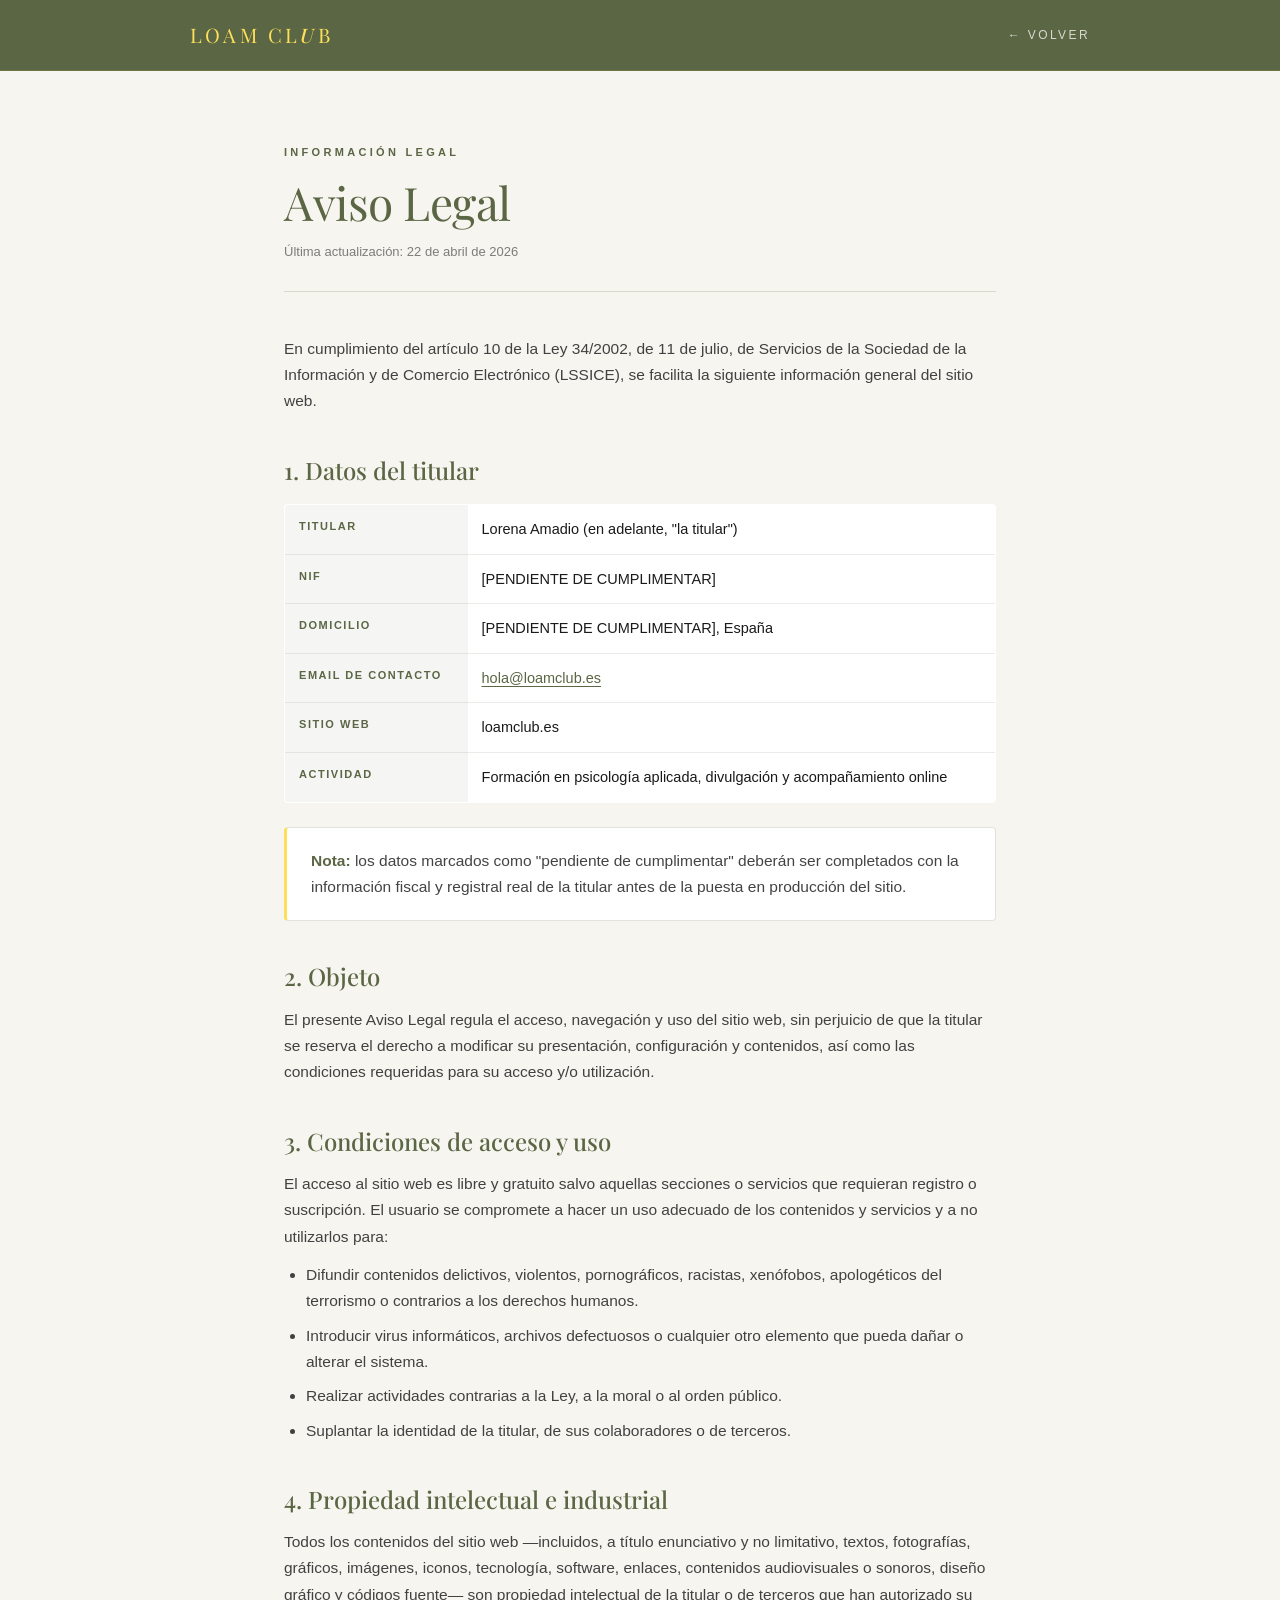
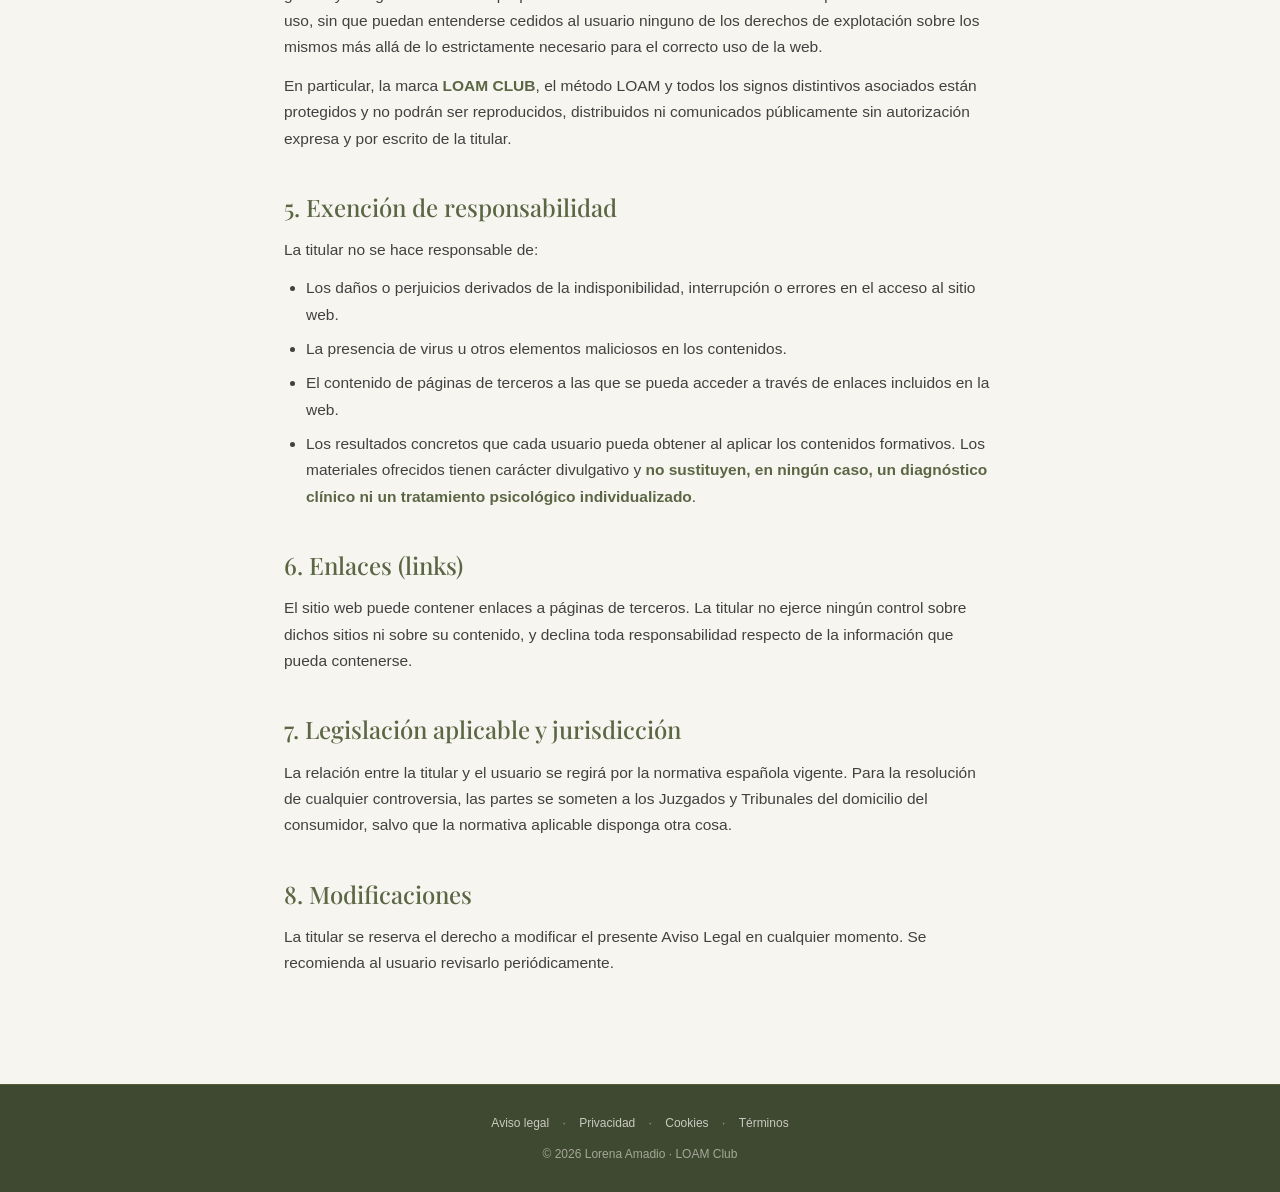
<file: legal/aviso-legal.html>
<!DOCTYPE html>
<html lang="es">
<head>
  <meta charset="UTF-8" />
  <meta name="viewport" content="width=device-width, initial-scale=1.0" />
  <title>Aviso Legal · LOAM Club</title>
  <meta name="robots" content="index, follow" />
  <link rel="preconnect" href="https://fonts.googleapis.com">
  <link rel="preconnect" href="https://fonts.gstatic.com" crossorigin>
  <link href="https://fonts.googleapis.com/css2?family=Playfair+Display:ital,wght@0,400;0,500;0,600;1,400;1,500&display=swap" rel="stylesheet" />
  <link rel="stylesheet" href="_shared.css" />
</head>
<body>

  <nav class="legal-nav">
    <div class="legal-nav-inner">
      <a href="../index.html" class="legal-logo">LOAM CL<em>U</em>B</a>
      <a href="../index.html" class="legal-back">← Volver</a>
    </div>
  </nav>

  <main class="legal-wrap">
    <div class="legal-overline">Información legal</div>
    <h1 class="legal-title">Aviso Legal</h1>
    <div class="legal-updated">Última actualización: 22 de abril de 2026</div>

    <p>En cumplimiento del artículo 10 de la Ley 34/2002, de 11 de julio, de Servicios de la Sociedad de la Información y de Comercio Electrónico (LSSICE), se facilita la siguiente información general del sitio web.</p>

    <h2>1. Datos del titular</h2>
    <table class="legal-table">
      <tr><th>Titular</th><td>Lorena Amadio (en adelante, "la titular")</td></tr>
      <tr><th>NIF</th><td>[PENDIENTE DE CUMPLIMENTAR]</td></tr>
      <tr><th>Domicilio</th><td>[PENDIENTE DE CUMPLIMENTAR], España</td></tr>
      <tr><th>Email de contacto</th><td><a href="mailto:hola@loamclub.es">hola@loamclub.es</a></td></tr>
      <tr><th>Sitio web</th><td>loamclub.es</td></tr>
      <tr><th>Actividad</th><td>Formación en psicología aplicada, divulgación y acompañamiento online</td></tr>
    </table>

    <div class="legal-box">
      <p><strong>Nota:</strong> los datos marcados como "pendiente de cumplimentar" deberán ser completados con la información fiscal y registral real de la titular antes de la puesta en producción del sitio.</p>
    </div>

    <h2>2. Objeto</h2>
    <p>El presente Aviso Legal regula el acceso, navegación y uso del sitio web, sin perjuicio de que la titular se reserva el derecho a modificar su presentación, configuración y contenidos, así como las condiciones requeridas para su acceso y/o utilización.</p>

    <h2>3. Condiciones de acceso y uso</h2>
    <p>El acceso al sitio web es libre y gratuito salvo aquellas secciones o servicios que requieran registro o suscripción. El usuario se compromete a hacer un uso adecuado de los contenidos y servicios y a no utilizarlos para:</p>
    <ul>
      <li>Difundir contenidos delictivos, violentos, pornográficos, racistas, xenófobos, apologéticos del terrorismo o contrarios a los derechos humanos.</li>
      <li>Introducir virus informáticos, archivos defectuosos o cualquier otro elemento que pueda dañar o alterar el sistema.</li>
      <li>Realizar actividades contrarias a la Ley, a la moral o al orden público.</li>
      <li>Suplantar la identidad de la titular, de sus colaboradores o de terceros.</li>
    </ul>

    <h2>4. Propiedad intelectual e industrial</h2>
    <p>Todos los contenidos del sitio web —incluidos, a título enunciativo y no limitativo, textos, fotografías, gráficos, imágenes, iconos, tecnología, software, enlaces, contenidos audiovisuales o sonoros, diseño gráfico y códigos fuente— son propiedad intelectual de la titular o de terceros que han autorizado su uso, sin que puedan entenderse cedidos al usuario ninguno de los derechos de explotación sobre los mismos más allá de lo estrictamente necesario para el correcto uso de la web.</p>
    <p>En particular, la marca <strong>LOAM CLUB</strong>, el método LOAM y todos los signos distintivos asociados están protegidos y no podrán ser reproducidos, distribuidos ni comunicados públicamente sin autorización expresa y por escrito de la titular.</p>

    <h2>5. Exención de responsabilidad</h2>
    <p>La titular no se hace responsable de:</p>
    <ul>
      <li>Los daños o perjuicios derivados de la indisponibilidad, interrupción o errores en el acceso al sitio web.</li>
      <li>La presencia de virus u otros elementos maliciosos en los contenidos.</li>
      <li>El contenido de páginas de terceros a las que se pueda acceder a través de enlaces incluidos en la web.</li>
      <li>Los resultados concretos que cada usuario pueda obtener al aplicar los contenidos formativos. Los materiales ofrecidos tienen carácter divulgativo y <strong>no sustituyen, en ningún caso, un diagnóstico clínico ni un tratamiento psicológico individualizado</strong>.</li>
    </ul>

    <h2>6. Enlaces (links)</h2>
    <p>El sitio web puede contener enlaces a páginas de terceros. La titular no ejerce ningún control sobre dichos sitios ni sobre su contenido, y declina toda responsabilidad respecto de la información que pueda contenerse.</p>

    <h2>7. Legislación aplicable y jurisdicción</h2>
    <p>La relación entre la titular y el usuario se regirá por la normativa española vigente. Para la resolución de cualquier controversia, las partes se someten a los Juzgados y Tribunales del domicilio del consumidor, salvo que la normativa aplicable disponga otra cosa.</p>

    <h2>8. Modificaciones</h2>
    <p>La titular se reserva el derecho a modificar el presente Aviso Legal en cualquier momento. Se recomienda al usuario revisarlo periódicamente.</p>

  </main>

  <footer class="legal-footer">
    <a href="aviso-legal.html">Aviso legal</a> ·
    <a href="privacidad.html">Privacidad</a> ·
    <a href="cookies.html">Cookies</a> ·
    <a href="terminos.html">Términos</a>
    <div style="margin-top:10px;">© 2026 Lorena Amadio · LOAM Club</div>
  </footer>

</body>
</html>
</file>
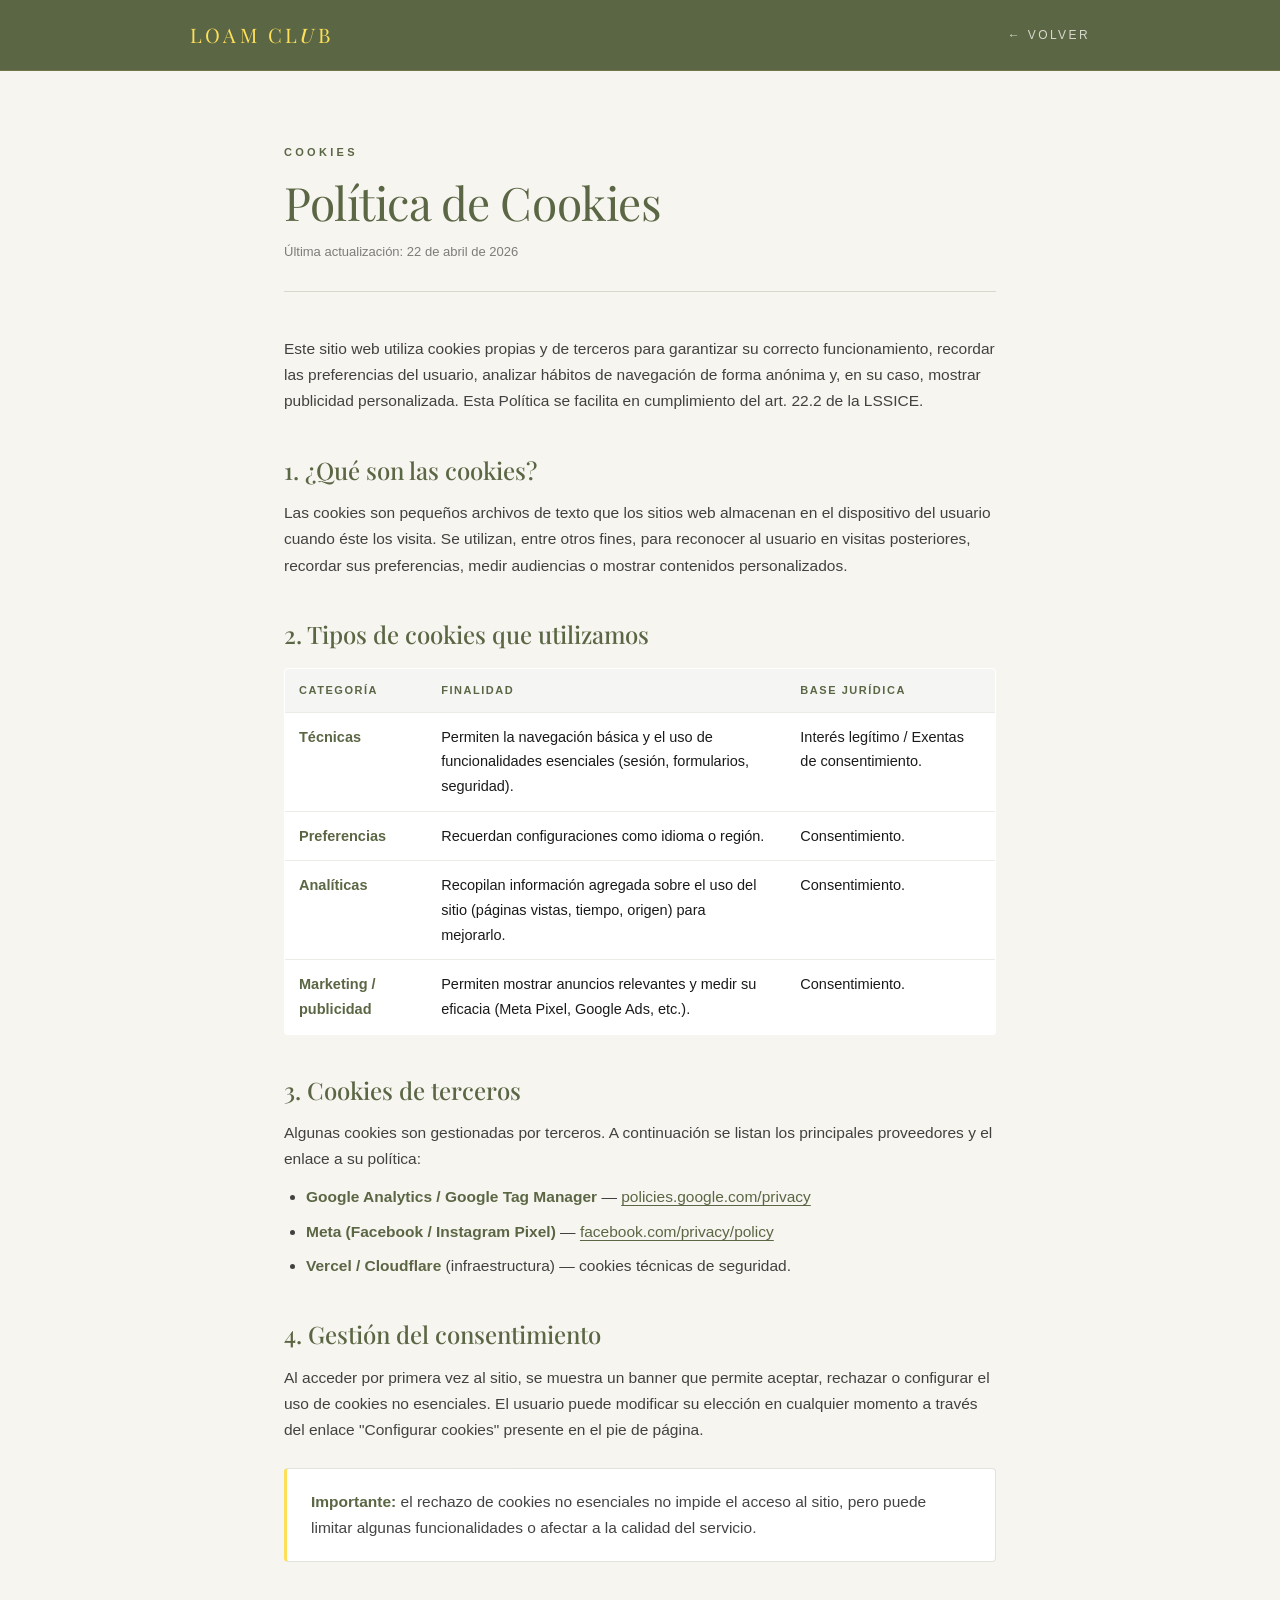
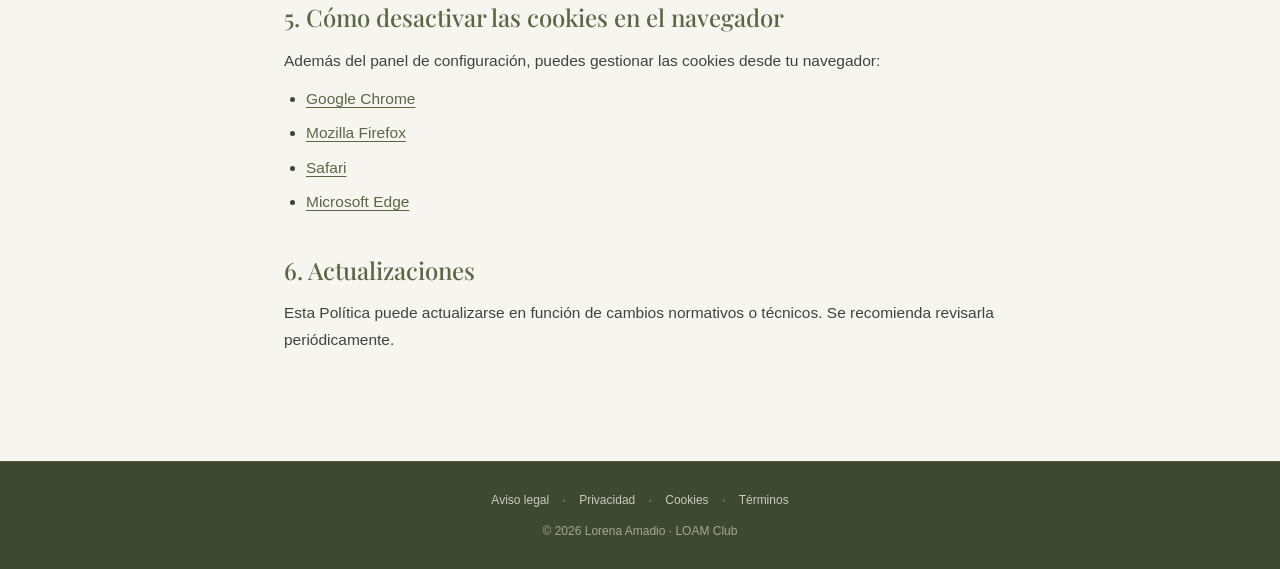
<file: legal/cookies.html>
<!DOCTYPE html>
<html lang="es">
<head>
  <meta charset="UTF-8" />
  <meta name="viewport" content="width=device-width, initial-scale=1.0" />
  <title>Política de Cookies · LOAM Club</title>
  <link rel="preconnect" href="https://fonts.googleapis.com">
  <link rel="preconnect" href="https://fonts.gstatic.com" crossorigin>
  <link href="https://fonts.googleapis.com/css2?family=Playfair+Display:ital,wght@0,400;0,500;0,600;1,400;1,500&display=swap" rel="stylesheet" />
  <link rel="stylesheet" href="_shared.css" />
</head>
<body>

  <nav class="legal-nav">
    <div class="legal-nav-inner">
      <a href="../index.html" class="legal-logo">LOAM CL<em>U</em>B</a>
      <a href="../index.html" class="legal-back">← Volver</a>
    </div>
  </nav>

  <main class="legal-wrap">
    <div class="legal-overline">Cookies</div>
    <h1 class="legal-title">Política de Cookies</h1>
    <div class="legal-updated">Última actualización: 22 de abril de 2026</div>

    <p>Este sitio web utiliza cookies propias y de terceros para garantizar su correcto funcionamiento, recordar las preferencias del usuario, analizar hábitos de navegación de forma anónima y, en su caso, mostrar publicidad personalizada. Esta Política se facilita en cumplimiento del art. 22.2 de la LSSICE.</p>

    <h2>1. ¿Qué son las cookies?</h2>
    <p>Las cookies son pequeños archivos de texto que los sitios web almacenan en el dispositivo del usuario cuando éste los visita. Se utilizan, entre otros fines, para reconocer al usuario en visitas posteriores, recordar sus preferencias, medir audiencias o mostrar contenidos personalizados.</p>

    <h2>2. Tipos de cookies que utilizamos</h2>
    <table class="legal-table">
      <tr>
        <th>Categoría</th>
        <th>Finalidad</th>
        <th>Base jurídica</th>
      </tr>
      <tr>
        <td><strong>Técnicas</strong></td>
        <td>Permiten la navegación básica y el uso de funcionalidades esenciales (sesión, formularios, seguridad).</td>
        <td>Interés legítimo / Exentas de consentimiento.</td>
      </tr>
      <tr>
        <td><strong>Preferencias</strong></td>
        <td>Recuerdan configuraciones como idioma o región.</td>
        <td>Consentimiento.</td>
      </tr>
      <tr>
        <td><strong>Analíticas</strong></td>
        <td>Recopilan información agregada sobre el uso del sitio (páginas vistas, tiempo, origen) para mejorarlo.</td>
        <td>Consentimiento.</td>
      </tr>
      <tr>
        <td><strong>Marketing / publicidad</strong></td>
        <td>Permiten mostrar anuncios relevantes y medir su eficacia (Meta Pixel, Google Ads, etc.).</td>
        <td>Consentimiento.</td>
      </tr>
    </table>

    <h2>3. Cookies de terceros</h2>
    <p>Algunas cookies son gestionadas por terceros. A continuación se listan los principales proveedores y el enlace a su política:</p>
    <ul>
      <li><strong>Google Analytics / Google Tag Manager</strong> — <a href="https://policies.google.com/privacy" target="_blank" rel="noopener">policies.google.com/privacy</a></li>
      <li><strong>Meta (Facebook / Instagram Pixel)</strong> — <a href="https://www.facebook.com/privacy/policy" target="_blank" rel="noopener">facebook.com/privacy/policy</a></li>
      <li><strong>Vercel / Cloudflare</strong> (infraestructura) — cookies técnicas de seguridad.</li>
    </ul>

    <h2>4. Gestión del consentimiento</h2>
    <p>Al acceder por primera vez al sitio, se muestra un banner que permite aceptar, rechazar o configurar el uso de cookies no esenciales. El usuario puede modificar su elección en cualquier momento a través del enlace "Configurar cookies" presente en el pie de página.</p>

    <div class="legal-box">
      <p><strong>Importante:</strong> el rechazo de cookies no esenciales no impide el acceso al sitio, pero puede limitar algunas funcionalidades o afectar a la calidad del servicio.</p>
    </div>

    <h2>5. Cómo desactivar las cookies en el navegador</h2>
    <p>Además del panel de configuración, puedes gestionar las cookies desde tu navegador:</p>
    <ul>
      <li><a href="https://support.google.com/chrome/answer/95647" target="_blank" rel="noopener">Google Chrome</a></li>
      <li><a href="https://support.mozilla.org/es/kb/habilitar-y-deshabilitar-cookies-sitios-web-rastrear-preferencias" target="_blank" rel="noopener">Mozilla Firefox</a></li>
      <li><a href="https://support.apple.com/es-es/guide/safari/sfri11471/mac" target="_blank" rel="noopener">Safari</a></li>
      <li><a href="https://support.microsoft.com/es-es/microsoft-edge" target="_blank" rel="noopener">Microsoft Edge</a></li>
    </ul>

    <h2>6. Actualizaciones</h2>
    <p>Esta Política puede actualizarse en función de cambios normativos o técnicos. Se recomienda revisarla periódicamente.</p>

  </main>

  <footer class="legal-footer">
    <a href="aviso-legal.html">Aviso legal</a> ·
    <a href="privacidad.html">Privacidad</a> ·
    <a href="cookies.html">Cookies</a> ·
    <a href="terminos.html">Términos</a>
    <div style="margin-top:10px;">© 2026 Lorena Amadio · LOAM Club</div>
  </footer>

</body>
</html>
</file>
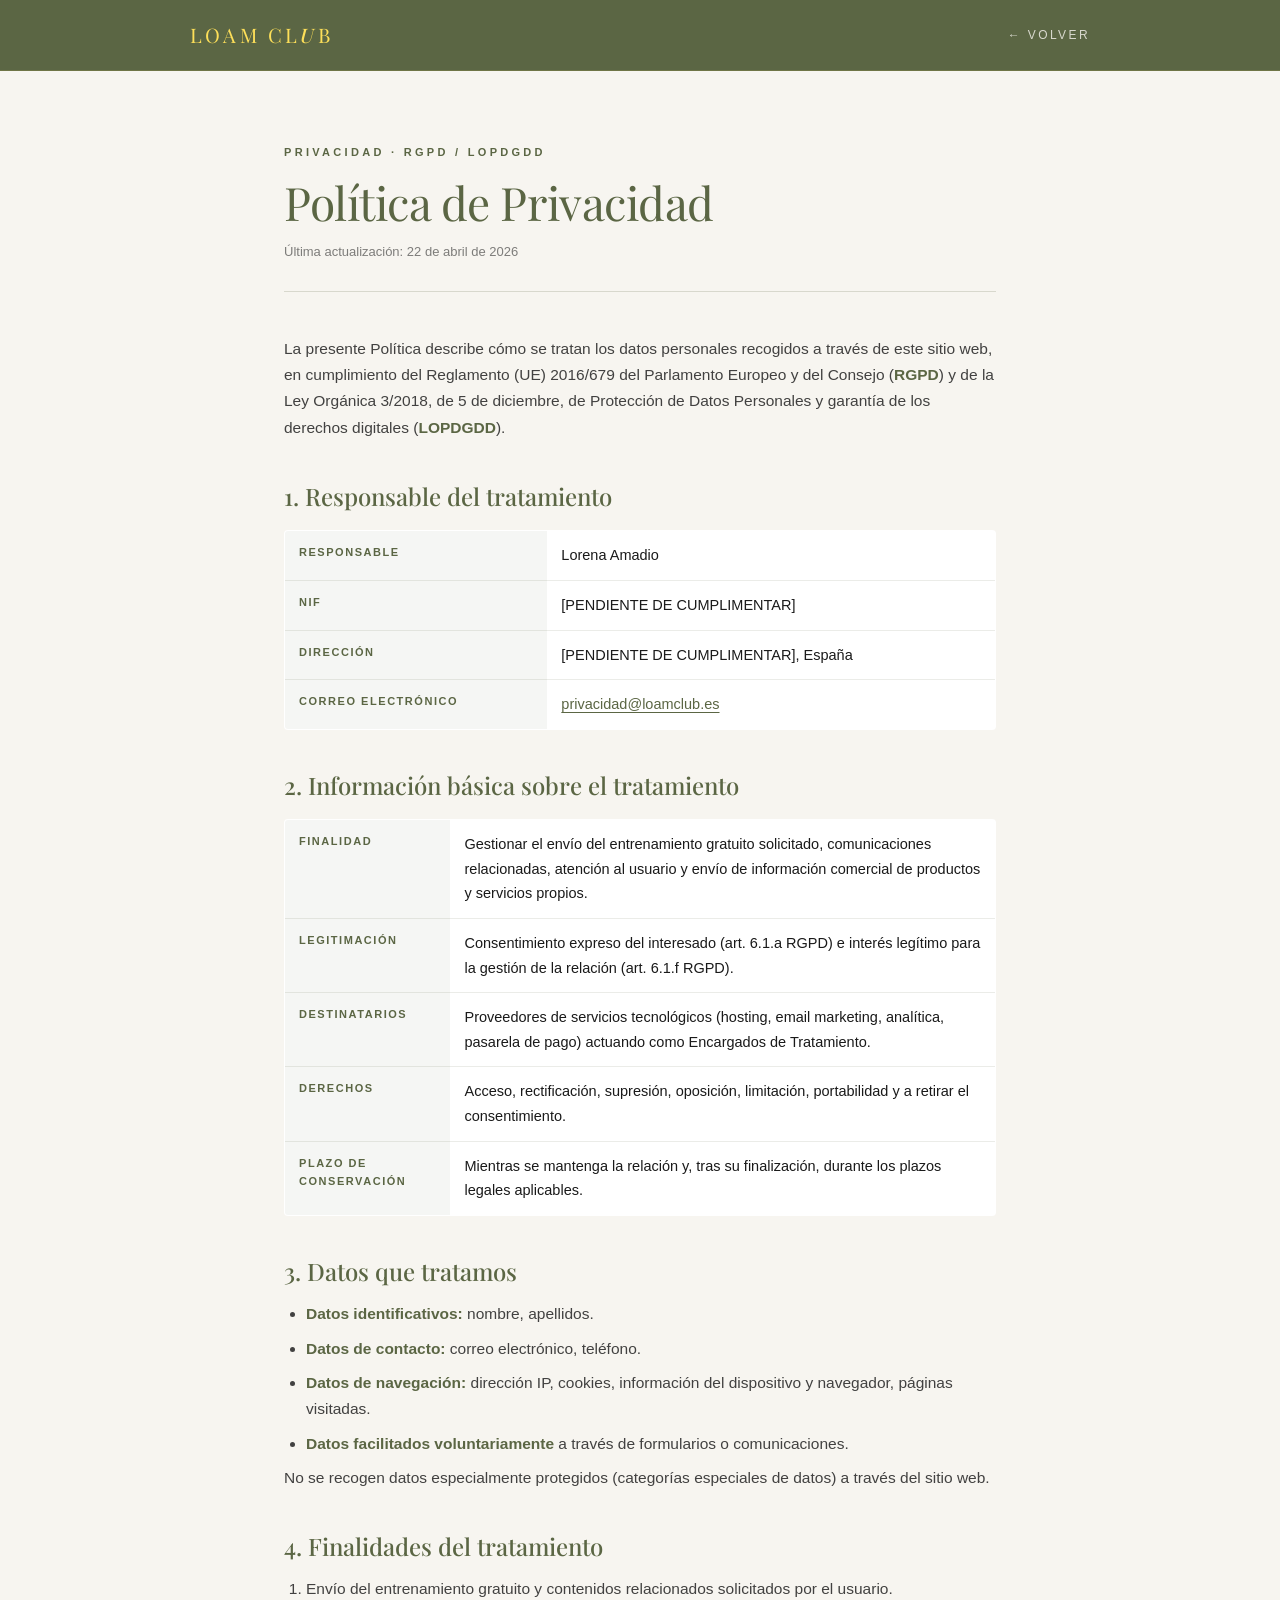
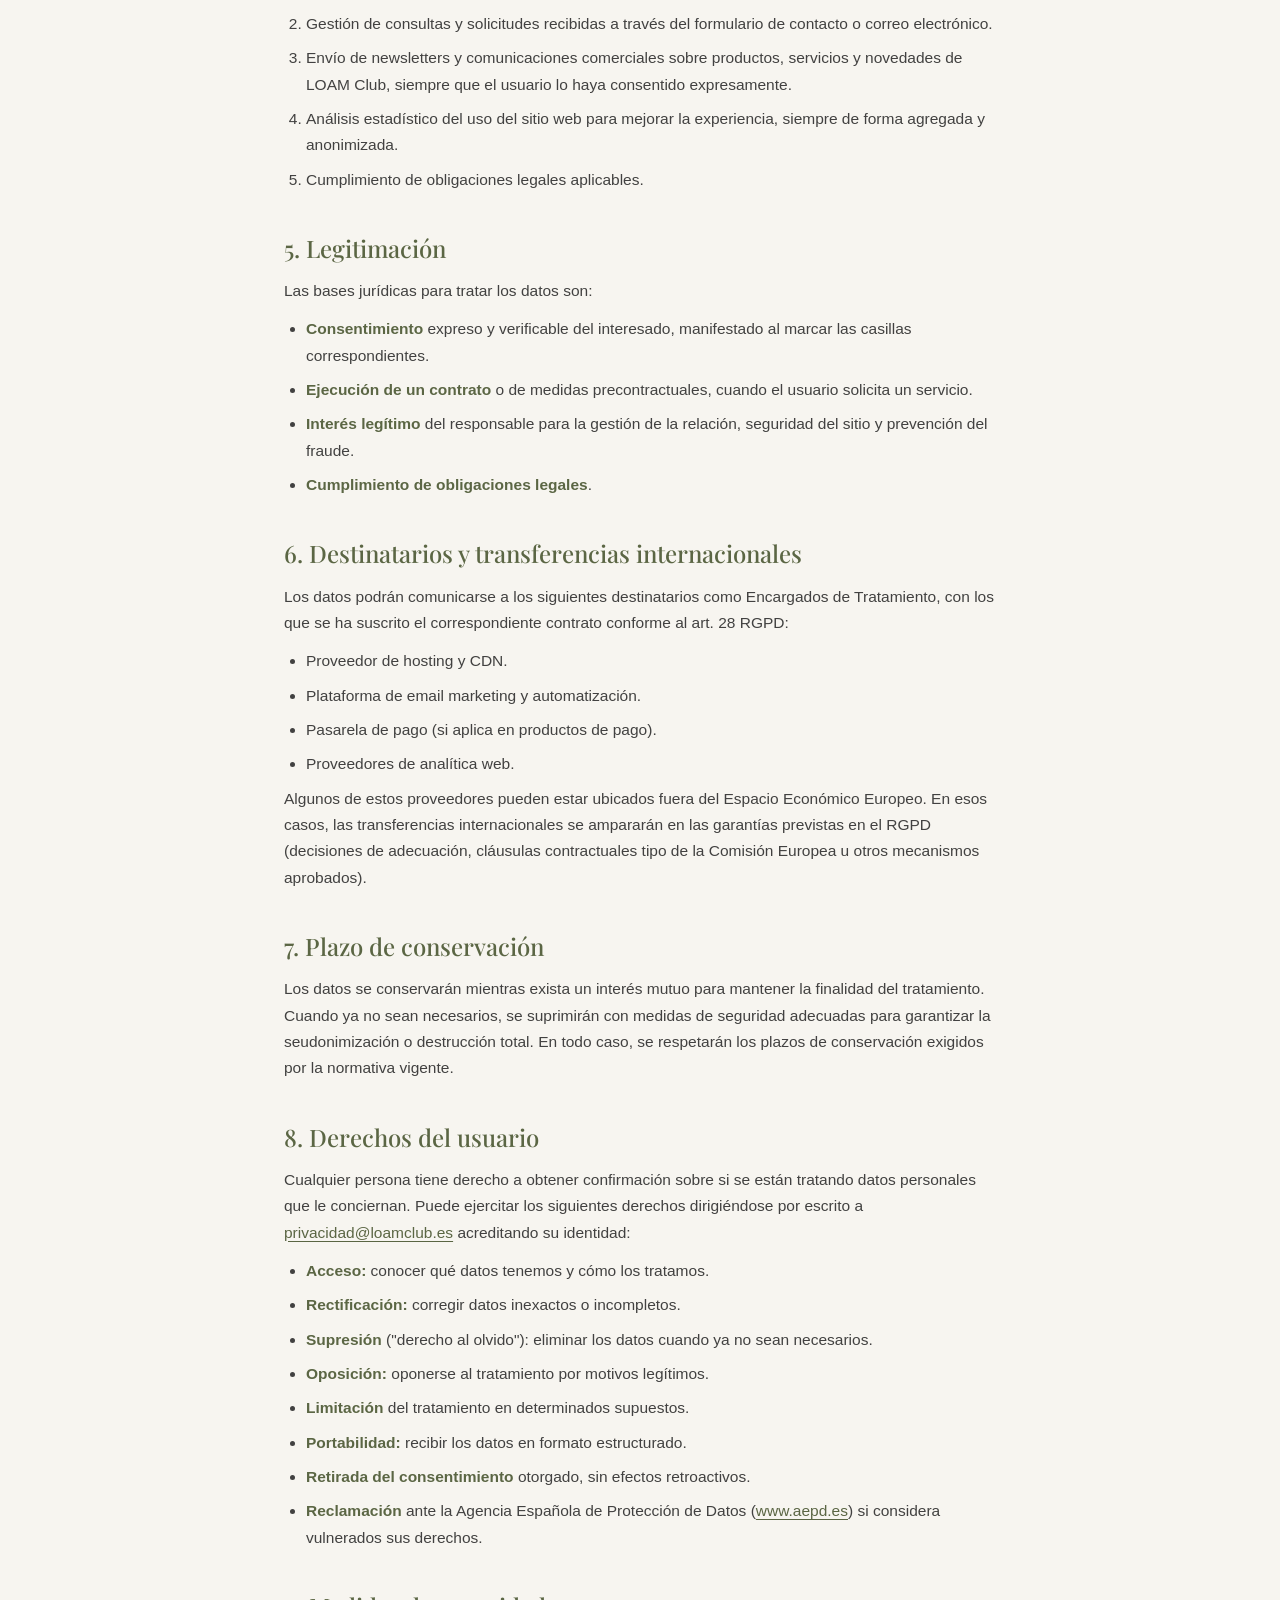
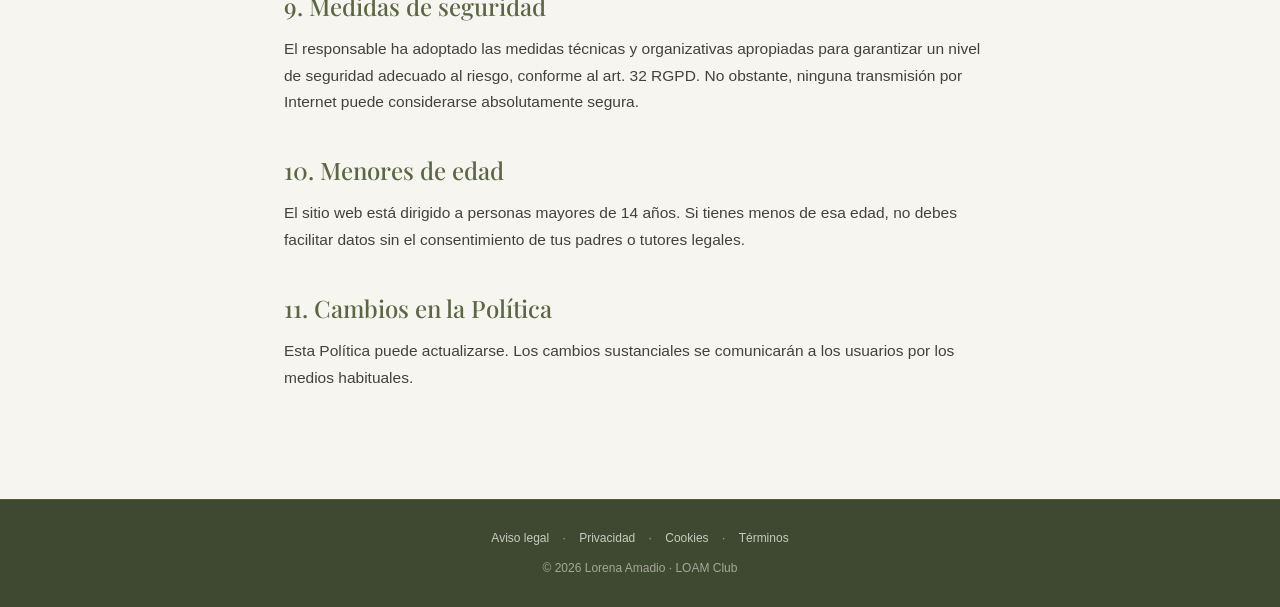
<file: legal/privacidad.html>
<!DOCTYPE html>
<html lang="es">
<head>
  <meta charset="UTF-8" />
  <meta name="viewport" content="width=device-width, initial-scale=1.0" />
  <title>Política de Privacidad · LOAM Club</title>
  <link rel="preconnect" href="https://fonts.googleapis.com">
  <link rel="preconnect" href="https://fonts.gstatic.com" crossorigin>
  <link href="https://fonts.googleapis.com/css2?family=Playfair+Display:ital,wght@0,400;0,500;0,600;1,400;1,500&display=swap" rel="stylesheet" />
  <link rel="stylesheet" href="_shared.css" />
</head>
<body>

  <nav class="legal-nav">
    <div class="legal-nav-inner">
      <a href="../index.html" class="legal-logo">LOAM CL<em>U</em>B</a>
      <a href="../index.html" class="legal-back">← Volver</a>
    </div>
  </nav>

  <main class="legal-wrap">
    <div class="legal-overline">Privacidad · RGPD / LOPDGDD</div>
    <h1 class="legal-title">Política de Privacidad</h1>
    <div class="legal-updated">Última actualización: 22 de abril de 2026</div>

    <p>La presente Política describe cómo se tratan los datos personales recogidos a través de este sitio web, en cumplimiento del Reglamento (UE) 2016/679 del Parlamento Europeo y del Consejo (<strong>RGPD</strong>) y de la Ley Orgánica 3/2018, de 5 de diciembre, de Protección de Datos Personales y garantía de los derechos digitales (<strong>LOPDGDD</strong>).</p>

    <h2>1. Responsable del tratamiento</h2>
    <table class="legal-table">
      <tr><th>Responsable</th><td>Lorena Amadio</td></tr>
      <tr><th>NIF</th><td>[PENDIENTE DE CUMPLIMENTAR]</td></tr>
      <tr><th>Dirección</th><td>[PENDIENTE DE CUMPLIMENTAR], España</td></tr>
      <tr><th>Correo electrónico</th><td><a href="mailto:privacidad@loamclub.es">privacidad@loamclub.es</a></td></tr>
    </table>

    <h2>2. Información básica sobre el tratamiento</h2>
    <table class="legal-table">
      <tr><th>Finalidad</th><td>Gestionar el envío del entrenamiento gratuito solicitado, comunicaciones relacionadas, atención al usuario y envío de información comercial de productos y servicios propios.</td></tr>
      <tr><th>Legitimación</th><td>Consentimiento expreso del interesado (art. 6.1.a RGPD) e interés legítimo para la gestión de la relación (art. 6.1.f RGPD).</td></tr>
      <tr><th>Destinatarios</th><td>Proveedores de servicios tecnológicos (hosting, email marketing, analítica, pasarela de pago) actuando como Encargados de Tratamiento.</td></tr>
      <tr><th>Derechos</th><td>Acceso, rectificación, supresión, oposición, limitación, portabilidad y a retirar el consentimiento.</td></tr>
      <tr><th>Plazo de conservación</th><td>Mientras se mantenga la relación y, tras su finalización, durante los plazos legales aplicables.</td></tr>
    </table>

    <h2>3. Datos que tratamos</h2>
    <ul>
      <li><strong>Datos identificativos:</strong> nombre, apellidos.</li>
      <li><strong>Datos de contacto:</strong> correo electrónico, teléfono.</li>
      <li><strong>Datos de navegación:</strong> dirección IP, cookies, información del dispositivo y navegador, páginas visitadas.</li>
      <li><strong>Datos facilitados voluntariamente</strong> a través de formularios o comunicaciones.</li>
    </ul>
    <p>No se recogen datos especialmente protegidos (categorías especiales de datos) a través del sitio web.</p>

    <h2>4. Finalidades del tratamiento</h2>
    <ol>
      <li>Envío del entrenamiento gratuito y contenidos relacionados solicitados por el usuario.</li>
      <li>Gestión de consultas y solicitudes recibidas a través del formulario de contacto o correo electrónico.</li>
      <li>Envío de newsletters y comunicaciones comerciales sobre productos, servicios y novedades de LOAM Club, siempre que el usuario lo haya consentido expresamente.</li>
      <li>Análisis estadístico del uso del sitio web para mejorar la experiencia, siempre de forma agregada y anonimizada.</li>
      <li>Cumplimiento de obligaciones legales aplicables.</li>
    </ol>

    <h2>5. Legitimación</h2>
    <p>Las bases jurídicas para tratar los datos son:</p>
    <ul>
      <li><strong>Consentimiento</strong> expreso y verificable del interesado, manifestado al marcar las casillas correspondientes.</li>
      <li><strong>Ejecución de un contrato</strong> o de medidas precontractuales, cuando el usuario solicita un servicio.</li>
      <li><strong>Interés legítimo</strong> del responsable para la gestión de la relación, seguridad del sitio y prevención del fraude.</li>
      <li><strong>Cumplimiento de obligaciones legales</strong>.</li>
    </ul>

    <h2>6. Destinatarios y transferencias internacionales</h2>
    <p>Los datos podrán comunicarse a los siguientes destinatarios como Encargados de Tratamiento, con los que se ha suscrito el correspondiente contrato conforme al art. 28 RGPD:</p>
    <ul>
      <li>Proveedor de hosting y CDN.</li>
      <li>Plataforma de email marketing y automatización.</li>
      <li>Pasarela de pago (si aplica en productos de pago).</li>
      <li>Proveedores de analítica web.</li>
    </ul>
    <p>Algunos de estos proveedores pueden estar ubicados fuera del Espacio Económico Europeo. En esos casos, las transferencias internacionales se ampararán en las garantías previstas en el RGPD (decisiones de adecuación, cláusulas contractuales tipo de la Comisión Europea u otros mecanismos aprobados).</p>

    <h2>7. Plazo de conservación</h2>
    <p>Los datos se conservarán mientras exista un interés mutuo para mantener la finalidad del tratamiento. Cuando ya no sean necesarios, se suprimirán con medidas de seguridad adecuadas para garantizar la seudonimización o destrucción total. En todo caso, se respetarán los plazos de conservación exigidos por la normativa vigente.</p>

    <h2>8. Derechos del usuario</h2>
    <p>Cualquier persona tiene derecho a obtener confirmación sobre si se están tratando datos personales que le conciernan. Puede ejercitar los siguientes derechos dirigiéndose por escrito a <a href="mailto:privacidad@loamclub.es">privacidad@loamclub.es</a> acreditando su identidad:</p>
    <ul>
      <li><strong>Acceso:</strong> conocer qué datos tenemos y cómo los tratamos.</li>
      <li><strong>Rectificación:</strong> corregir datos inexactos o incompletos.</li>
      <li><strong>Supresión</strong> ("derecho al olvido"): eliminar los datos cuando ya no sean necesarios.</li>
      <li><strong>Oposición:</strong> oponerse al tratamiento por motivos legítimos.</li>
      <li><strong>Limitación</strong> del tratamiento en determinados supuestos.</li>
      <li><strong>Portabilidad:</strong> recibir los datos en formato estructurado.</li>
      <li><strong>Retirada del consentimiento</strong> otorgado, sin efectos retroactivos.</li>
      <li><strong>Reclamación</strong> ante la Agencia Española de Protección de Datos (<a href="https://www.aepd.es" target="_blank" rel="noopener">www.aepd.es</a>) si considera vulnerados sus derechos.</li>
    </ul>

    <h2>9. Medidas de seguridad</h2>
    <p>El responsable ha adoptado las medidas técnicas y organizativas apropiadas para garantizar un nivel de seguridad adecuado al riesgo, conforme al art. 32 RGPD. No obstante, ninguna transmisión por Internet puede considerarse absolutamente segura.</p>

    <h2>10. Menores de edad</h2>
    <p>El sitio web está dirigido a personas mayores de 14 años. Si tienes menos de esa edad, no debes facilitar datos sin el consentimiento de tus padres o tutores legales.</p>

    <h2>11. Cambios en la Política</h2>
    <p>Esta Política puede actualizarse. Los cambios sustanciales se comunicarán a los usuarios por los medios habituales.</p>

  </main>

  <footer class="legal-footer">
    <a href="aviso-legal.html">Aviso legal</a> ·
    <a href="privacidad.html">Privacidad</a> ·
    <a href="cookies.html">Cookies</a> ·
    <a href="terminos.html">Términos</a>
    <div style="margin-top:10px;">© 2026 Lorena Amadio · LOAM Club</div>
  </footer>

</body>
</html>
</file>
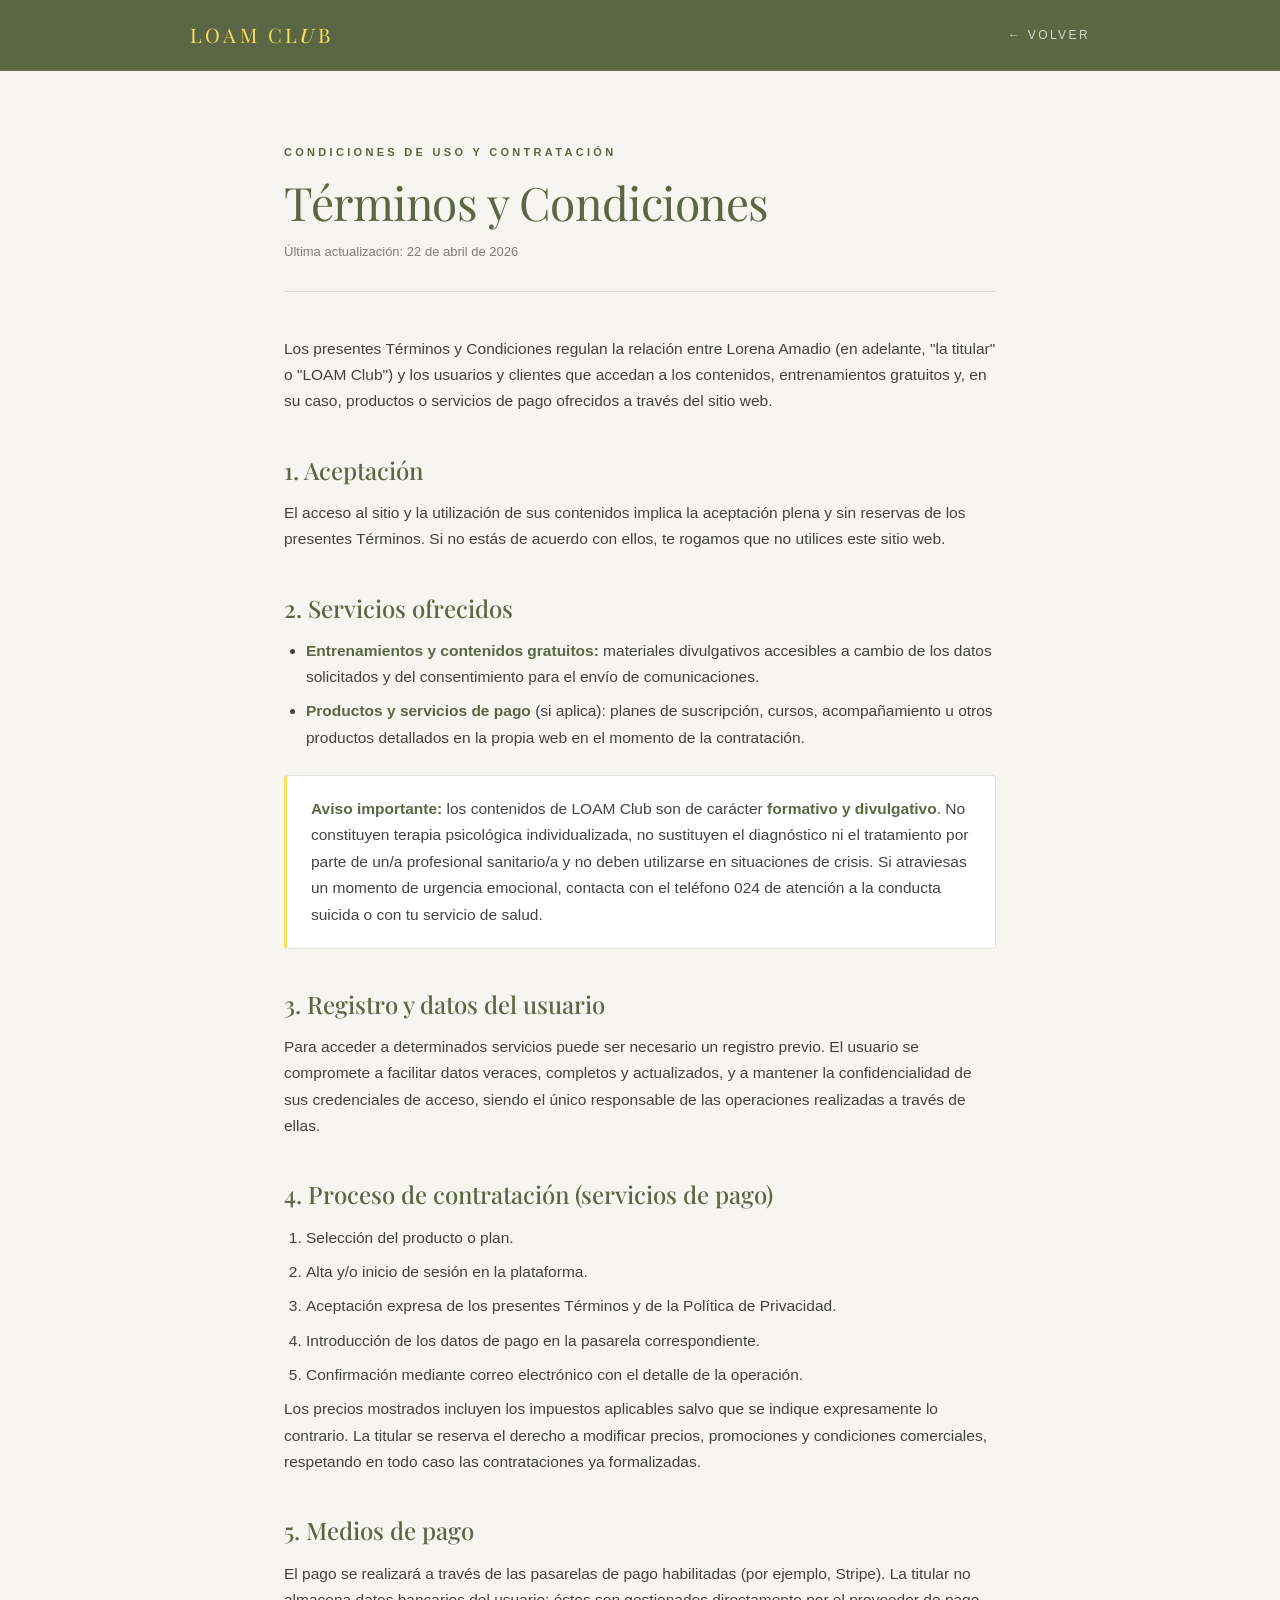
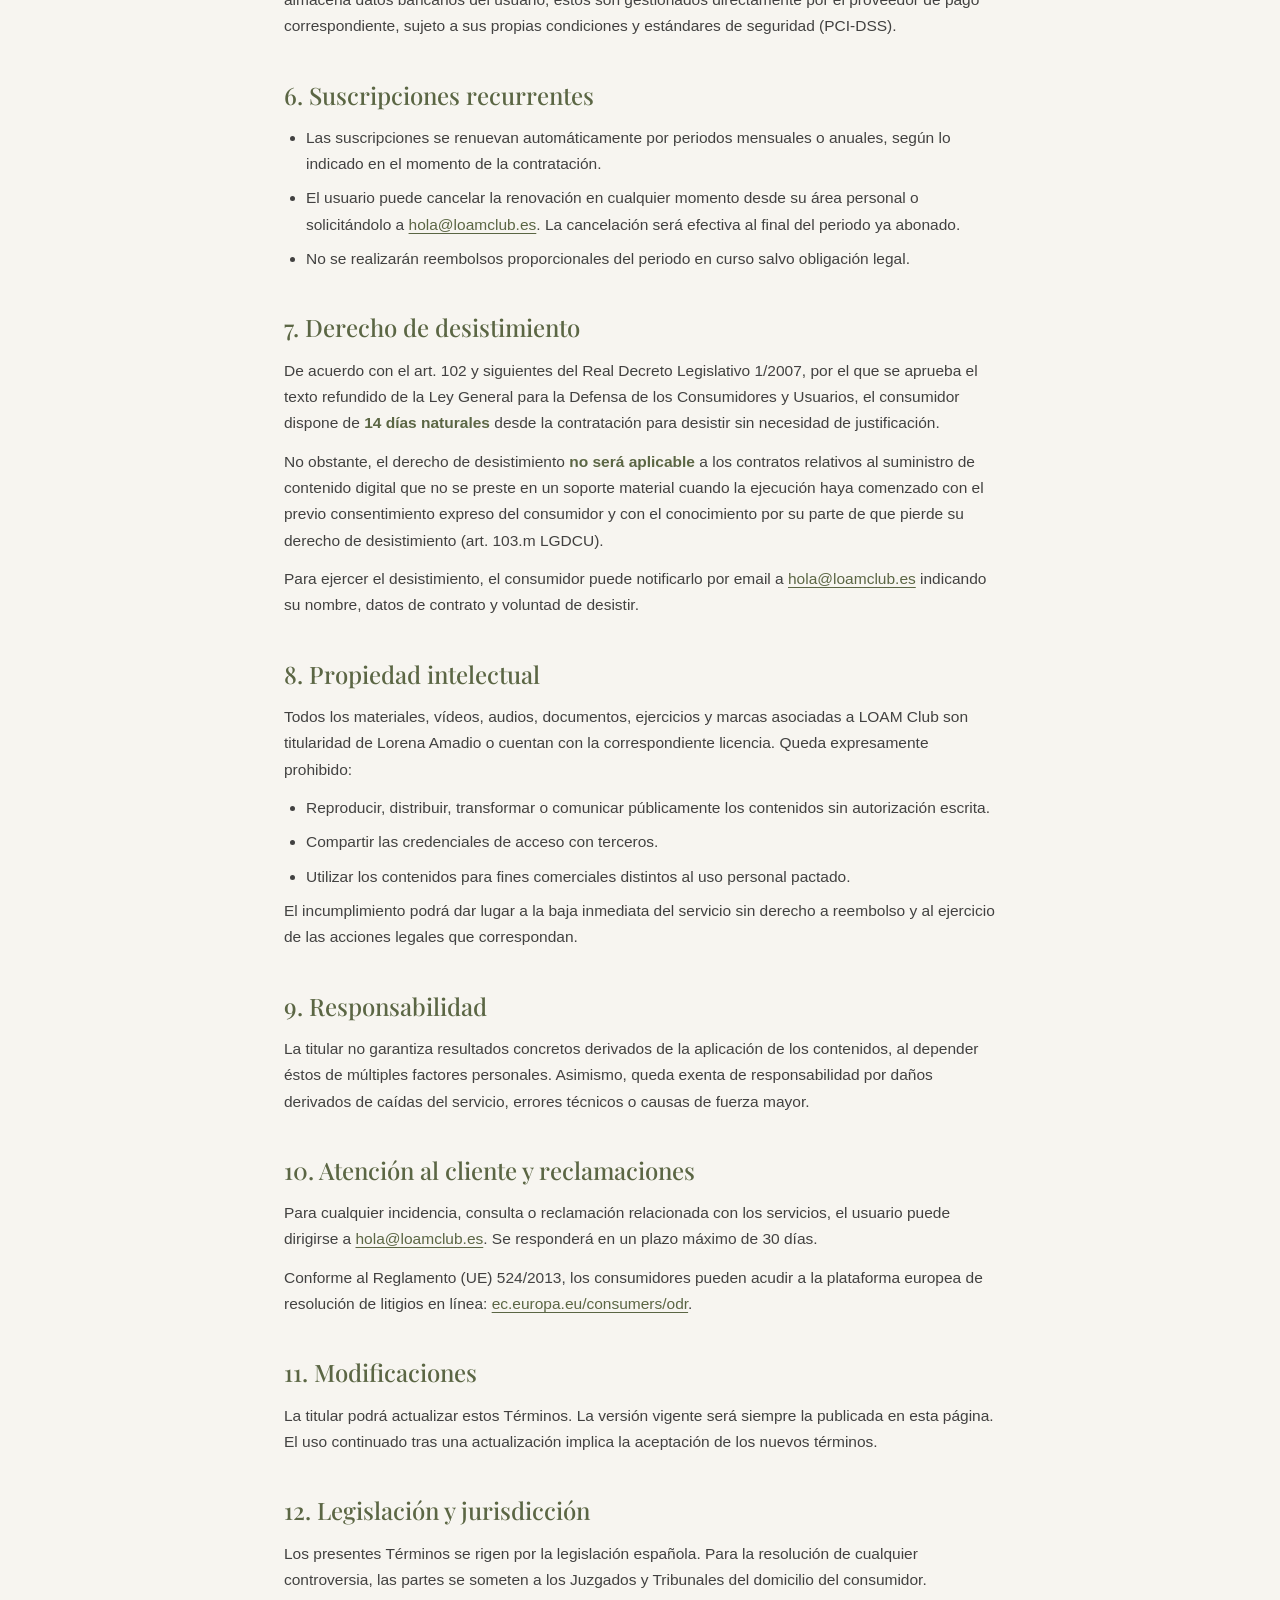
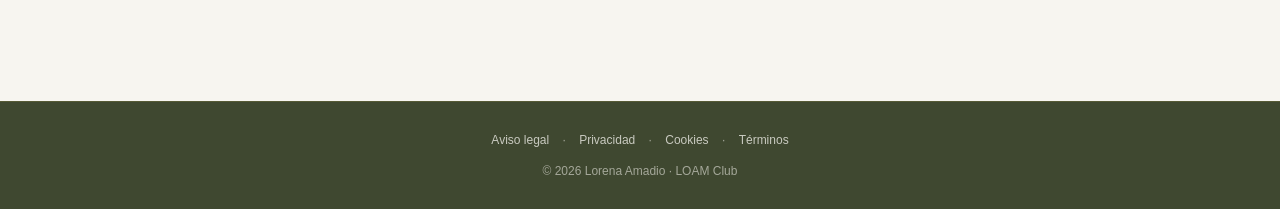
<file: legal/terminos.html>
<!DOCTYPE html>
<html lang="es">
<head>
  <meta charset="UTF-8" />
  <meta name="viewport" content="width=device-width, initial-scale=1.0" />
  <title>Términos y Condiciones · LOAM Club</title>
  <link rel="preconnect" href="https://fonts.googleapis.com">
  <link rel="preconnect" href="https://fonts.gstatic.com" crossorigin>
  <link href="https://fonts.googleapis.com/css2?family=Playfair+Display:ital,wght@0,400;0,500;0,600;1,400;1,500&display=swap" rel="stylesheet" />
  <link rel="stylesheet" href="_shared.css" />
</head>
<body>

  <nav class="legal-nav">
    <div class="legal-nav-inner">
      <a href="../index.html" class="legal-logo">LOAM CL<em>U</em>B</a>
      <a href="../index.html" class="legal-back">← Volver</a>
    </div>
  </nav>

  <main class="legal-wrap">
    <div class="legal-overline">Condiciones de uso y contratación</div>
    <h1 class="legal-title">Términos y Condiciones</h1>
    <div class="legal-updated">Última actualización: 22 de abril de 2026</div>

    <p>Los presentes Términos y Condiciones regulan la relación entre Lorena Amadio (en adelante, "la titular" o "LOAM Club") y los usuarios y clientes que accedan a los contenidos, entrenamientos gratuitos y, en su caso, productos o servicios de pago ofrecidos a través del sitio web.</p>

    <h2>1. Aceptación</h2>
    <p>El acceso al sitio y la utilización de sus contenidos implica la aceptación plena y sin reservas de los presentes Términos. Si no estás de acuerdo con ellos, te rogamos que no utilices este sitio web.</p>

    <h2>2. Servicios ofrecidos</h2>
    <ul>
      <li><strong>Entrenamientos y contenidos gratuitos:</strong> materiales divulgativos accesibles a cambio de los datos solicitados y del consentimiento para el envío de comunicaciones.</li>
      <li><strong>Productos y servicios de pago</strong> (si aplica): planes de suscripción, cursos, acompañamiento u otros productos detallados en la propia web en el momento de la contratación.</li>
    </ul>

    <div class="legal-box">
      <p><strong>Aviso importante:</strong> los contenidos de LOAM Club son de carácter <strong>formativo y divulgativo</strong>. No constituyen terapia psicológica individualizada, no sustituyen el diagnóstico ni el tratamiento por parte de un/a profesional sanitario/a y no deben utilizarse en situaciones de crisis. Si atraviesas un momento de urgencia emocional, contacta con el teléfono 024 de atención a la conducta suicida o con tu servicio de salud.</p>
    </div>

    <h2>3. Registro y datos del usuario</h2>
    <p>Para acceder a determinados servicios puede ser necesario un registro previo. El usuario se compromete a facilitar datos veraces, completos y actualizados, y a mantener la confidencialidad de sus credenciales de acceso, siendo el único responsable de las operaciones realizadas a través de ellas.</p>

    <h2>4. Proceso de contratación (servicios de pago)</h2>
    <ol>
      <li>Selección del producto o plan.</li>
      <li>Alta y/o inicio de sesión en la plataforma.</li>
      <li>Aceptación expresa de los presentes Términos y de la Política de Privacidad.</li>
      <li>Introducción de los datos de pago en la pasarela correspondiente.</li>
      <li>Confirmación mediante correo electrónico con el detalle de la operación.</li>
    </ol>
    <p>Los precios mostrados incluyen los impuestos aplicables salvo que se indique expresamente lo contrario. La titular se reserva el derecho a modificar precios, promociones y condiciones comerciales, respetando en todo caso las contrataciones ya formalizadas.</p>

    <h2>5. Medios de pago</h2>
    <p>El pago se realizará a través de las pasarelas de pago habilitadas (por ejemplo, Stripe). La titular no almacena datos bancarios del usuario; éstos son gestionados directamente por el proveedor de pago correspondiente, sujeto a sus propias condiciones y estándares de seguridad (PCI-DSS).</p>

    <h2>6. Suscripciones recurrentes</h2>
    <ul>
      <li>Las suscripciones se renuevan automáticamente por periodos mensuales o anuales, según lo indicado en el momento de la contratación.</li>
      <li>El usuario puede cancelar la renovación en cualquier momento desde su área personal o solicitándolo a <a href="mailto:hola@loamclub.es">hola@loamclub.es</a>. La cancelación será efectiva al final del periodo ya abonado.</li>
      <li>No se realizarán reembolsos proporcionales del periodo en curso salvo obligación legal.</li>
    </ul>

    <h2>7. Derecho de desistimiento</h2>
    <p>De acuerdo con el art. 102 y siguientes del Real Decreto Legislativo 1/2007, por el que se aprueba el texto refundido de la Ley General para la Defensa de los Consumidores y Usuarios, el consumidor dispone de <strong>14 días naturales</strong> desde la contratación para desistir sin necesidad de justificación.</p>
    <p>No obstante, el derecho de desistimiento <strong>no será aplicable</strong> a los contratos relativos al suministro de contenido digital que no se preste en un soporte material cuando la ejecución haya comenzado con el previo consentimiento expreso del consumidor y con el conocimiento por su parte de que pierde su derecho de desistimiento (art. 103.m LGDCU).</p>
    <p>Para ejercer el desistimiento, el consumidor puede notificarlo por email a <a href="mailto:hola@loamclub.es">hola@loamclub.es</a> indicando su nombre, datos de contrato y voluntad de desistir.</p>

    <h2>8. Propiedad intelectual</h2>
    <p>Todos los materiales, vídeos, audios, documentos, ejercicios y marcas asociadas a LOAM Club son titularidad de Lorena Amadio o cuentan con la correspondiente licencia. Queda expresamente prohibido:</p>
    <ul>
      <li>Reproducir, distribuir, transformar o comunicar públicamente los contenidos sin autorización escrita.</li>
      <li>Compartir las credenciales de acceso con terceros.</li>
      <li>Utilizar los contenidos para fines comerciales distintos al uso personal pactado.</li>
    </ul>
    <p>El incumplimiento podrá dar lugar a la baja inmediata del servicio sin derecho a reembolso y al ejercicio de las acciones legales que correspondan.</p>

    <h2>9. Responsabilidad</h2>
    <p>La titular no garantiza resultados concretos derivados de la aplicación de los contenidos, al depender éstos de múltiples factores personales. Asimismo, queda exenta de responsabilidad por daños derivados de caídas del servicio, errores técnicos o causas de fuerza mayor.</p>

    <h2>10. Atención al cliente y reclamaciones</h2>
    <p>Para cualquier incidencia, consulta o reclamación relacionada con los servicios, el usuario puede dirigirse a <a href="mailto:hola@loamclub.es">hola@loamclub.es</a>. Se responderá en un plazo máximo de 30 días.</p>
    <p>Conforme al Reglamento (UE) 524/2013, los consumidores pueden acudir a la plataforma europea de resolución de litigios en línea: <a href="https://ec.europa.eu/consumers/odr" target="_blank" rel="noopener">ec.europa.eu/consumers/odr</a>.</p>

    <h2>11. Modificaciones</h2>
    <p>La titular podrá actualizar estos Términos. La versión vigente será siempre la publicada en esta página. El uso continuado tras una actualización implica la aceptación de los nuevos términos.</p>

    <h2>12. Legislación y jurisdicción</h2>
    <p>Los presentes Términos se rigen por la legislación española. Para la resolución de cualquier controversia, las partes se someten a los Juzgados y Tribunales del domicilio del consumidor.</p>

  </main>

  <footer class="legal-footer">
    <a href="aviso-legal.html">Aviso legal</a> ·
    <a href="privacidad.html">Privacidad</a> ·
    <a href="cookies.html">Cookies</a> ·
    <a href="terminos.html">Términos</a>
    <div style="margin-top:10px;">© 2026 Lorena Amadio · LOAM Club</div>
  </footer>

</body>
</html>
</file>
<file: legal/_shared.css>
*,*::before,*::after { box-sizing: border-box; margin: 0; padding: 0; }
:root {
  --olive: #5B6644;
  --olive-deep: #3f4830;
  --gold: #FDDF59;
  --black: #1A1A1A;
  --cream: #F7F5F0;
  --white: #FFFFFF;
}
html { scroll-behavior: smooth; }
body {
  font-family: 'Arial Nova', Arial, Helvetica, sans-serif;
  background: var(--cream);
  color: var(--black);
  -webkit-font-smoothing: antialiased;
  line-height: 1.7;
}
.legal-nav {
  background: var(--olive);
  padding: 18px 20px;
  border-bottom: 1px solid rgba(253,223,89,0.12);
}
.legal-nav-inner {
  max-width: 900px;
  margin: 0 auto;
  display: flex;
  justify-content: space-between;
  align-items: center;
}
.legal-logo {
  font-family: 'Playfair Display', Georgia, serif;
  font-weight: 400;
  font-size: 20px;
  letter-spacing: 0.16em;
  color: var(--gold);
  text-decoration: none;
}
.legal-logo em { font-style: italic; font-weight: 500; }
.legal-back {
  font-size: 12px;
  letter-spacing: 0.2em;
  text-transform: uppercase;
  color: var(--cream);
  text-decoration: none;
  opacity: 0.8;
  transition: opacity .2s;
}
.legal-back:hover { opacity: 1; color: var(--gold); }

.legal-wrap {
  max-width: 760px;
  margin: 0 auto;
  padding: 72px 24px 96px;
}
.legal-overline {
  font-size: 11px;
  letter-spacing: 0.3em;
  text-transform: uppercase;
  color: var(--olive);
  font-weight: 700;
  margin-bottom: 14px;
}
h1.legal-title {
  font-family: 'Playfair Display', Georgia, serif;
  font-size: clamp(30px, 4vw, 46px);
  font-weight: 400;
  color: var(--olive);
  line-height: 1.15;
  margin-bottom: 12px;
  letter-spacing: -0.01em;
}
.legal-updated {
  font-size: 13px;
  color: rgba(26,26,26,0.55);
  margin-bottom: 44px;
  padding-bottom: 28px;
  border-bottom: 1px solid rgba(91,102,68,0.2);
}
h2 {
  font-family: 'Playfair Display', Georgia, serif;
  font-weight: 500;
  font-size: 24px;
  color: var(--olive);
  margin: 40px 0 14px;
  line-height: 1.3;
}
h3 {
  font-size: 15px;
  font-weight: 700;
  color: var(--olive);
  margin: 22px 0 8px;
  letter-spacing: 0.02em;
}
p, li {
  font-size: 15.5px;
  color: rgba(26,26,26,0.82);
  margin-bottom: 12px;
}
ul, ol { padding-left: 22px; }
li { margin-bottom: 8px; }
a { color: var(--olive); text-underline-offset: 3px; }
a:hover { color: var(--black); }
strong { color: var(--olive); font-weight: 700; }

.legal-box {
  background: var(--white);
  border: 1px solid rgba(91,102,68,0.18);
  border-left: 3px solid var(--gold);
  padding: 20px 24px;
  border-radius: 4px;
  margin: 24px 0;
}
.legal-box p:last-child { margin-bottom: 0; }

table.legal-table {
  width: 100%;
  border-collapse: collapse;
  margin: 18px 0 24px;
  font-size: 14.5px;
  background: var(--white);
  border-radius: 4px;
  overflow: hidden;
  border: 1px solid rgba(91,102,68,0.18);
}
.legal-table th, .legal-table td {
  text-align: left;
  padding: 12px 14px;
  border-bottom: 1px solid rgba(91,102,68,0.12);
  vertical-align: top;
}
.legal-table th {
  background: rgba(91,102,68,0.06);
  font-weight: 700;
  color: var(--olive);
  text-transform: uppercase;
  font-size: 11px;
  letter-spacing: 0.14em;
}
.legal-table tr:last-child td { border-bottom: none; }

.legal-footer {
  background: var(--olive-deep);
  color: rgba(247,245,240,0.55);
  text-align: center;
  padding: 28px 20px;
  font-size: 12px;
  border-top: 1px solid rgba(253,223,89,0.12);
}
.legal-footer a { color: rgba(247,245,240,0.75); text-decoration: none; margin: 0 10px; }
.legal-footer a:hover { color: var(--gold); }
</file>
